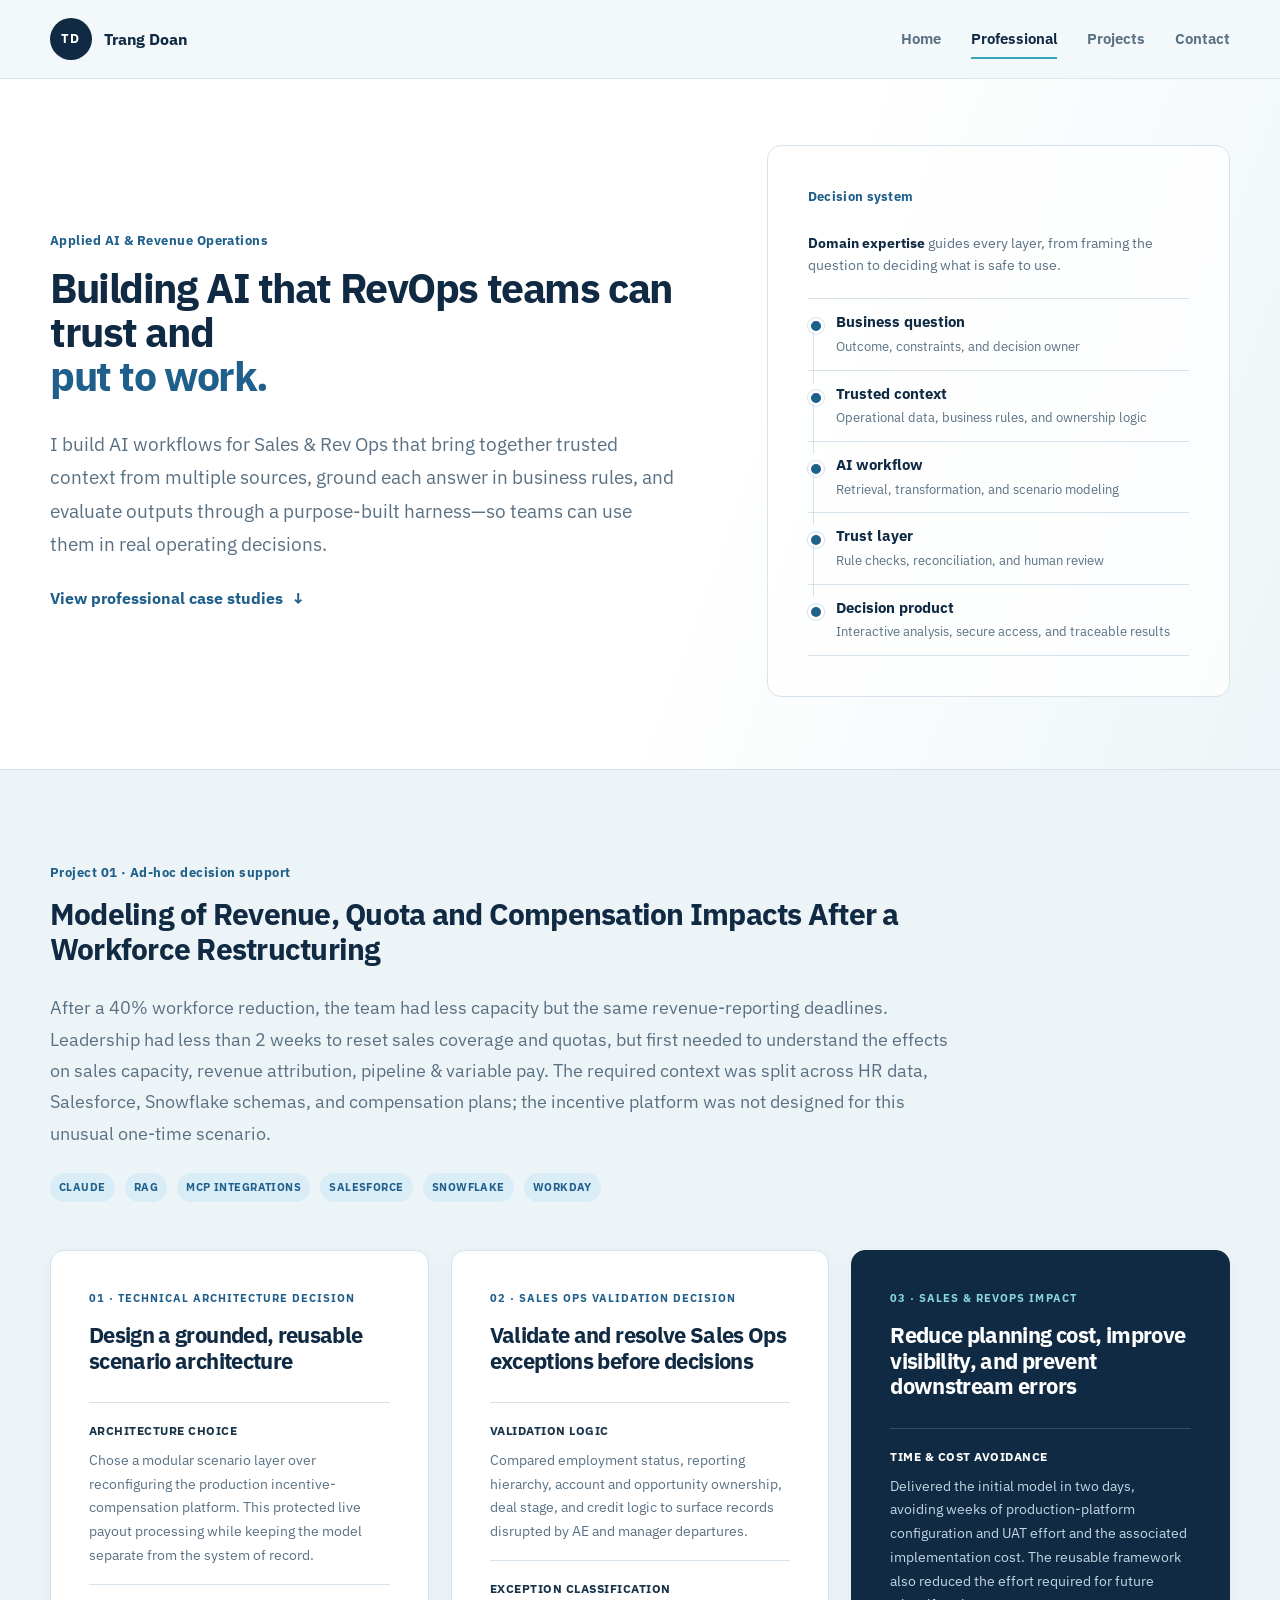
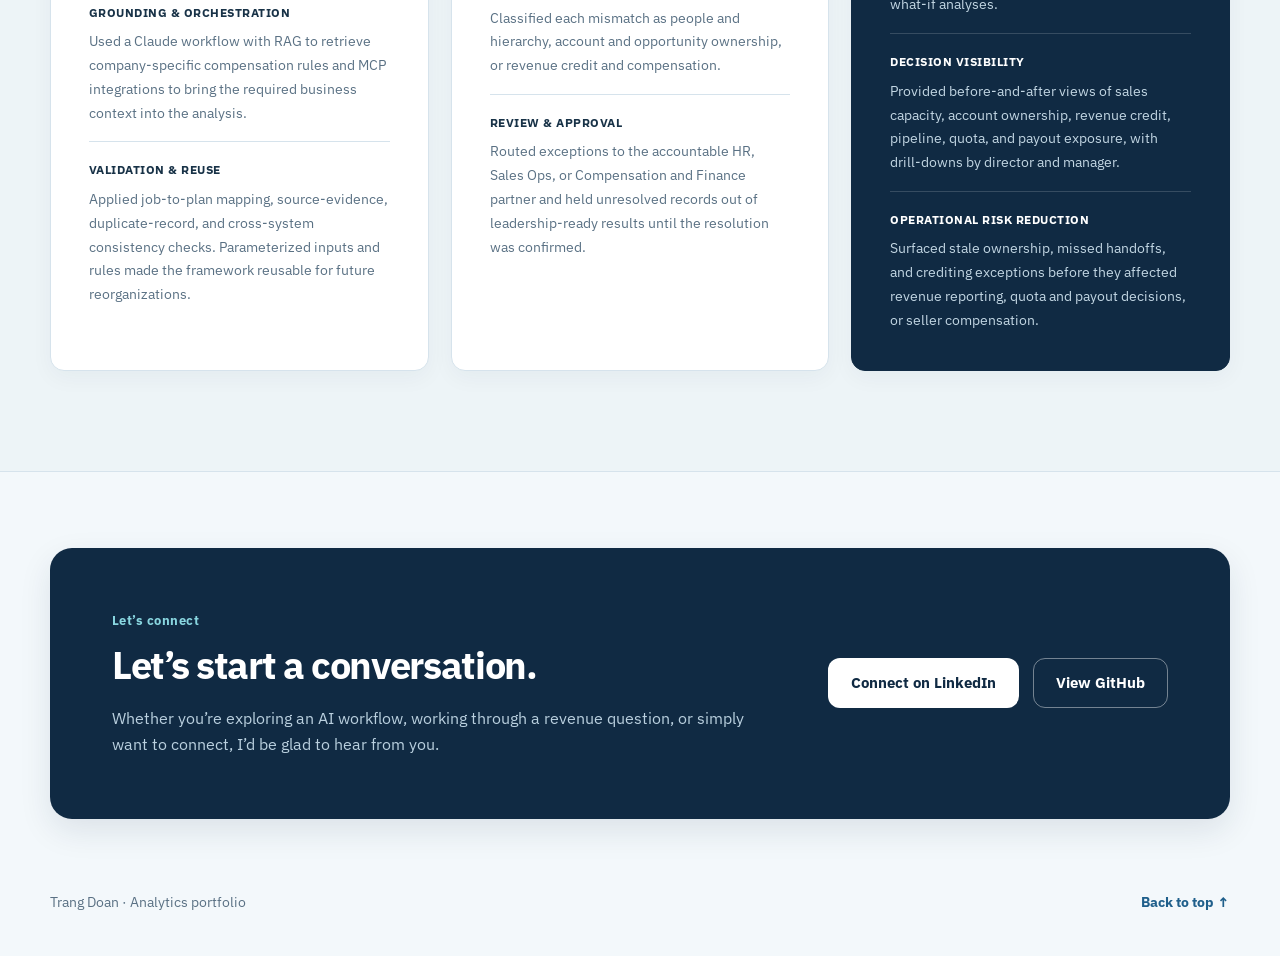
<file: work/index.html>
<!DOCTYPE html>
<html lang="en">
	<head>
		<meta charset="utf-8" />
		<meta name="viewport" content="width=device-width, initial-scale=1" />
		<meta name="description" content="Trang Doan's approach to applied AI in Sales and Revenue Operations, with a focus on grounded answers, workflow design, evaluation, and production readiness." />
		<title>Professional Work | Trang Doan</title>
		<link rel="canonical" href="https://ngtra14.github.io/work/" />
		<link rel="stylesheet" href="/assets/css/home.css" />
		<link rel="stylesheet" href="/assets/css/professional.css" />
	</head>
	<body id="top">
		<header class="site-header">
			<div class="nav-shell">
				<a class="brand" href="/" aria-label="Trang Doan, return to homepage">
					<span class="brand-mark" aria-hidden="true">TD</span>
					<span class="brand-name">Trang Doan</span>
				</a>
				<nav aria-label="Primary navigation">
					<a href="/">Home</a>
					<a href="#case-studies" aria-current="page">Professional</a>
					<a href="/projects/">Projects</a>
					<a href="#contact">Contact</a>
				</nav>
			</div>
		</header>

		<main>
			<section class="practice-hero" aria-labelledby="practice-title">
				<div class="practice-hero-shell">
					<div class="practice-hero-copy">
						<p class="section-kicker">Applied AI &amp; Revenue Operations</p>
						<h1 id="practice-title">Building AI that RevOps teams can trust and <span>put to work.</span></h1>
						<p>
							I build AI workflows for Sales & Rev Ops that bring together trusted context from multiple sources, ground each answer in business rules, and evaluate outputs through a purpose-built harness—so teams can use them in real operating decisions.
						</p>
						<a class="text-link" href="#case-studies">View professional case studies <span aria-hidden="true">↓</span></a>
					</div>

					<aside class="answer-system" aria-label="Trang's decision system for applied AI work">
						<p class="answer-system-title">Decision system</p>
						<p class="system-map-note"><strong>Domain expertise</strong> guides every layer, from framing the question to deciding what is safe to use.</p>
						<ol class="operating-principle">
							<li>
								<strong>Business question</strong>
								<span>Outcome, constraints, and decision owner</span>
							</li>
							<li>
								<strong>Trusted context</strong>
								<span>Operational data, business rules, and ownership logic</span>
							</li>
							<li>
								<strong>AI workflow</strong>
								<span>Retrieval, transformation, and scenario modeling</span>
							</li>
							<li>
								<strong>Trust layer</strong>
								<span>Rule checks, reconciliation, and human review</span>
							</li>
							<li>
								<strong>Decision product</strong>
								<span>Interactive analysis, secure access, and traceable results</span>
							</li>
						</ol>
					</aside>
				</div>
			</section>

			<section id="case-studies" class="case-study-space" aria-label="Professional case studies">
				<article id="workforce-restructuring" class="work-case-study" aria-labelledby="project-01-title">
					<header class="case-study-header">
						<p class="section-kicker">Project 01 · Ad-hoc decision support</p>
						<h2 id="project-01-title">Modeling of Revenue, Quota and Compensation Impacts After a Workforce Restructuring</h2>
						<p>
							After a 40% workforce reduction, the team had less capacity but the same revenue-reporting deadlines. Leadership had less than 2 weeks to
							reset sales coverage and quotas, but first needed to understand the effects on sales capacity,
							revenue attribution, pipeline & variable pay. The required context was split across
							HR data, Salesforce, Snowflake schemas, and compensation plans; the incentive platform was not
							designed for this unusual one-time scenario.
						</p>
						<ul class="tag-list case-study-tech" aria-label="Technology and systems used">
							<li>Claude</li>
							<li>RAG</li>
							<li>MCP integrations</li>
							<li>Salesforce</li>
							<li>Snowflake</li>
							<li>Workday</li>
						</ul>
					</header>

					<div class="case-study-parts">
						<section class="case-study-part" aria-labelledby="technical-decisions-title">
							<p class="part-label">01 · Technical architecture decision</p>
							<h3 id="technical-decisions-title">Design a grounded, reusable scenario architecture</h3>
							<dl>
								<div>
									<dt>Architecture choice</dt>
									<dd>Chose a modular scenario layer over reconfiguring the production incentive-compensation platform. This protected live payout processing while keeping the model separate from the system of record.</dd>
								</div>
								<div>
									<dt>Grounding &amp; orchestration</dt>
									<dd>Used a Claude workflow with RAG to retrieve company-specific compensation rules and MCP integrations to bring the required business context into the analysis.</dd>
								</div>
								<div>
									<dt>Validation &amp; reuse</dt>
									<dd>Applied job-to-plan mapping, source-evidence, duplicate-record, and cross-system consistency checks. Parameterized inputs and rules made the framework reusable for future reorganizations.</dd>
								</div>
							</dl>
						</section>

						<section class="case-study-part" aria-labelledby="domain-decisions-title">
							<p class="part-label">02 · Sales Ops validation decision</p>
							<h3 id="domain-decisions-title">Validate and resolve Sales Ops exceptions before decisions</h3>
							<dl>
								<div>
									<dt>Validation logic</dt>
									<dd>Compared employment status, reporting hierarchy, account and opportunity ownership, deal stage, and credit logic to surface records disrupted by AE and manager departures.</dd>
								</div>
								<div>
									<dt>Exception classification</dt>
									<dd>Classified each mismatch as people and hierarchy, account and opportunity ownership, or revenue credit and compensation.</dd>
								</div>
								<div>
									<dt>Review &amp; approval</dt>
									<dd>Routed exceptions to the accountable HR, Sales Ops, or Compensation and Finance partner and held unresolved records out of leadership-ready results until the resolution was confirmed.</dd>
								</div>
							</dl>
						</section>

						<section class="case-study-part case-study-part-impact" aria-labelledby="case-impact-title">
							<p class="part-label">03 · Sales &amp; RevOps impact</p>
							<h3 id="case-impact-title">Reduce planning cost, improve visibility, and prevent downstream errors</h3>
							<dl>
								<div>
									<dt>Time &amp; cost avoidance</dt>
									<dd>Delivered the initial model in two days, avoiding weeks of production-platform configuration and UAT effort and the associated implementation cost. The reusable framework also reduced the effort required for future what-if analyses.</dd>
								</div>
								<div>
									<dt>Decision visibility</dt>
									<dd>Provided before-and-after views of sales capacity, account ownership, revenue credit, pipeline, quota, and payout exposure, with drill-downs by director and manager.</dd>
								</div>
								<div>
									<dt>Operational risk reduction</dt>
									<dd>Surfaced stale ownership, missed handoffs, and crediting exceptions before they affected revenue reporting, quota and payout decisions, or seller compensation.</dd>
								</div>
							</dl>
						</section>
					</div>
				</article>
			</section>

			<section id="contact" class="contact-panel" aria-labelledby="contact-title">
				<div>
					<p class="section-kicker">Let’s connect</p>
					<h2 id="contact-title">Let’s start a conversation.</h2>
					<p>Whether you’re exploring an AI workflow, working through a revenue question, or simply want to connect, I’d be glad to hear from you.</p>
				</div>
				<div class="contact-actions">
					<a class="button button-light" href="https://www.linkedin.com/in/ngtra14/" target="_blank" rel="noopener noreferrer">Connect on LinkedIn</a>
					<a class="button button-ghost" href="https://github.com/ngtra14" target="_blank" rel="noopener noreferrer">View GitHub</a>
				</div>
			</section>
		</main>

		<footer class="site-footer">
			<p>Trang Doan · Analytics portfolio</p>
			<a href="#top">Back to top ↑</a>
		</footer>
	</body>
</html>
</file>
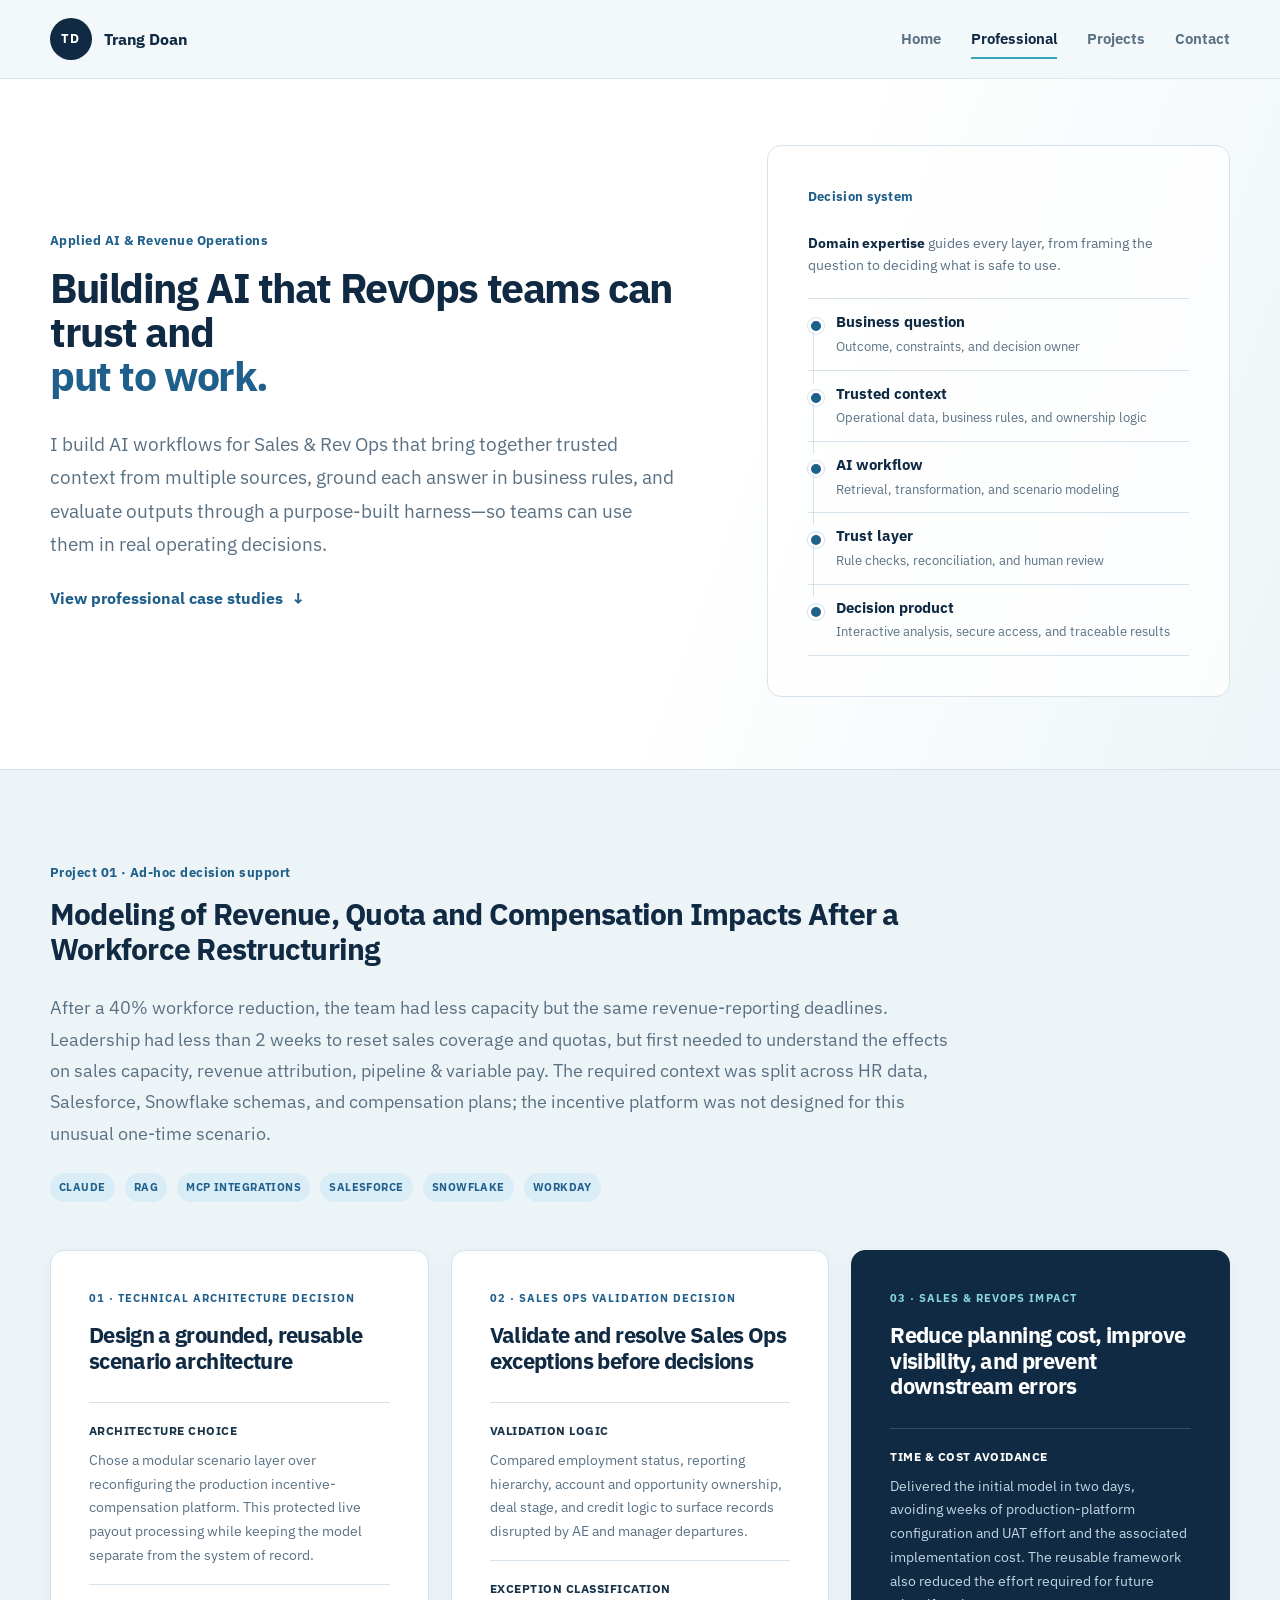
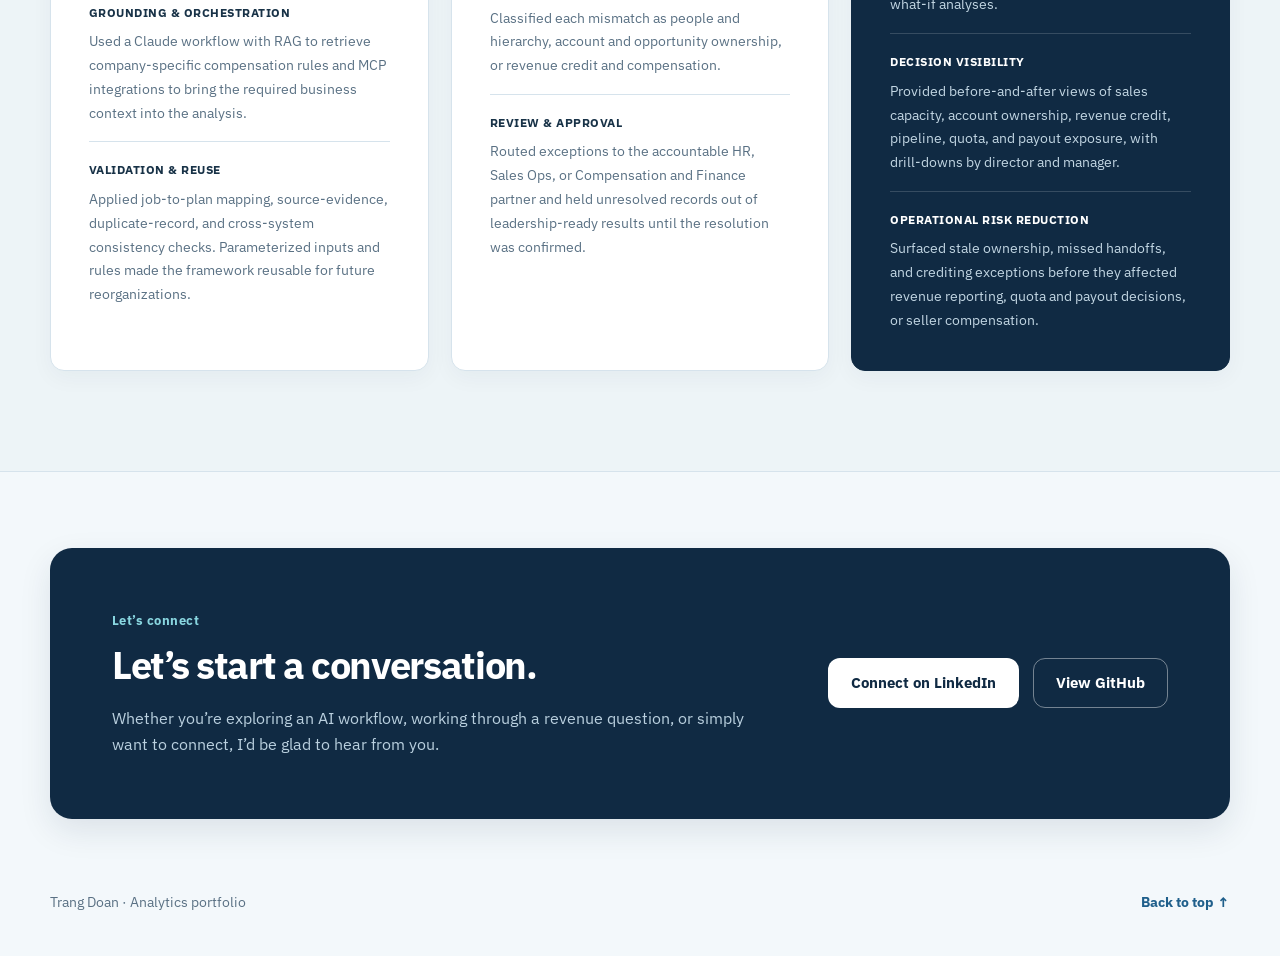
<file: professional_work.html>
<!DOCTYPE html>
<html lang="en">
	<head>
		<meta charset="utf-8" />
		<meta name="viewport" content="width=device-width, initial-scale=1" />
		<title>Redirecting to professional work | Trang Doan</title>
		<meta http-equiv="refresh" content="0; url=/work/" />
		<link rel="canonical" href="https://ngtra14.github.io/work/" />
		<script>
			window.location.replace('/work/' + window.location.hash);
		</script>
	</head>
	<body>
		<p>This page has moved to <a href="/work/">Professional Work</a>.</p>
	</body>
</html>
</file>
<file: assets/css/home.css>
@import url("https://fonts.googleapis.com/css2?family=IBM+Plex+Sans:wght@400;500;600;700&display=swap");

:root {
	--navy: #102a43;
	--navy-deep: #081d31;
	--blue: #1f5f8b;
	--cyan: #37a6b8;
	--sky: #d9edf7;
	--mist: #f3f8fb;
	--white: #ffffff;
	--gold: #e9ad4e;
	--ink: #183247;
	--muted: #5a7184;
	--line: #d6e3ec;
	--shadow: 0 16px 40px rgba(16, 42, 67, 0.1);
	--radius-lg: 22px;
	--radius-md: 14px;
}

* {
	box-sizing: border-box;
}

html {
	scroll-behavior: smooth;
}

body {
	margin: 0;
	background: var(--mist);
	color: var(--ink);
	font-family: "IBM Plex Sans", ui-sans-serif, system-ui, -apple-system, BlinkMacSystemFont, "Segoe UI", sans-serif;
	font-size: 16px;
	line-height: 1.65;
}

img {
	display: block;
	max-width: 100%;
}

a {
	color: inherit;
}

a:focus-visible {
	outline: 3px solid var(--gold);
	outline-offset: 4px;
}

.site-header {
	position: sticky;
	top: 0;
	z-index: 20;
	border-bottom: 1px solid rgba(214, 227, 236, 0.8);
	background: rgba(243, 248, 251, 0.9);
	backdrop-filter: blur(16px);
}

.nav-shell {
	display: flex;
	align-items: center;
	justify-content: space-between;
	width: min(1180px, calc(100% - 40px));
	min-height: 78px;
	margin: 0 auto;
}

.brand {
	display: inline-flex;
	align-items: center;
	gap: 12px;
	font-weight: 700;
	text-decoration: none;
}

.brand-mark {
	display: grid;
	width: 42px;
	height: 42px;
	place-items: center;
	border-radius: 50%;
	background: var(--navy);
	color: var(--white);
	font-size: 0.82rem;
	letter-spacing: 0.08em;
}

.brand-name {
	color: var(--navy);
	letter-spacing: -0.01em;
}

nav {
	display: flex;
	align-items: center;
	gap: 30px;
}

nav a {
	position: relative;
	color: var(--muted);
	font-size: 0.92rem;
	font-weight: 650;
	text-decoration: none;
}

nav a::after {
	position: absolute;
	right: 0;
	bottom: -8px;
	left: 0;
	height: 2px;
	background: var(--cyan);
	content: "";
	transform: scaleX(0);
	transform-origin: left;
	transition: transform 180ms ease;
}

nav a:hover {
	color: var(--navy);
}

nav a:hover::after {
	transform: scaleX(1);
}

.hero {
	display: grid;
	grid-template-columns: minmax(0, 1fr) 330px;
	align-items: start;
	gap: clamp(32px, 3vw, 48px);
	width: min(1180px, calc(100% - 40px));
	min-height: 610px;
	margin: 0 auto;
	padding: 68px 0 80px;
}

.eyebrow,
.section-kicker {
	margin: 0 0 14px;
	color: var(--blue);
	font-size: 0.82rem;
	font-weight: 700;
	letter-spacing: 0.035em;
}

.hero h1 {
	max-width: 850px;
	margin: 0;
	color: var(--navy);
	font-size: clamp(3rem, 5vw, 4.35rem);
	font-weight: 700;
	letter-spacing: -0.055em;
	line-height: 1.01;
}

.hero h1 span {
	display: block;
	color: var(--blue);
}

.hero-lede {
	max-width: 670px;
	margin: 30px 0 0;
	color: var(--muted);
	font-size: clamp(1.05rem, 1.5vw, 1.28rem);
	line-height: 1.75;
}

.tag-list {
	display: flex;
	flex-wrap: wrap;
	gap: 10px;
	margin: 28px 0 0;
	padding: 0;
	list-style: none;
}

.hero-actions,
.contact-actions {
	display: flex;
	flex-wrap: wrap;
	gap: 14px;
	margin-top: 34px;
}

.button {
	display: inline-flex;
	min-height: 50px;
	align-items: center;
	justify-content: center;
	padding: 0 22px;
	border: 1px solid transparent;
	border-radius: 12px;
	font-size: 0.92rem;
	font-weight: 700;
	text-decoration: none;
	transition: transform 180ms ease, box-shadow 180ms ease, background-color 180ms ease;
}

.button:hover {
	transform: translateY(-2px);
}

.button-primary {
	background: var(--navy);
	box-shadow: 0 12px 28px rgba(16, 42, 67, 0.2);
	color: var(--white);
}

.button-primary:hover {
	background: var(--blue);
}

.button-secondary {
	border-color: #9ab1c2;
	background: transparent;
	color: var(--navy);
}

.button-secondary:hover {
	border-color: var(--navy);
	background: var(--white);
}

.hero-visual {
	position: relative;
	display: grid;
	width: min(78vw, 330px);
	aspect-ratio: 1;
	justify-self: end;
	margin-top: 48px;
	place-items: center;
}

.portrait-frame {
	position: relative;
	z-index: 2;
	width: 88%;
	aspect-ratio: 1;
	overflow: hidden;
	padding: 12px;
	border: 1px solid rgba(214, 227, 236, 0.95);
	border-radius: 44% 56% 50% 50% / 48% 42% 58% 52%;
	background: linear-gradient(145deg, var(--white), var(--sky));
	box-shadow: var(--shadow);
}

.portrait-frame img {
	width: 100%;
	height: 100%;
	border-radius: inherit;
	object-fit: cover;
	object-position: center 42%;
}

.visual-orbit {
	position: absolute;
	inset: 0;
	width: 100%;
	height: 100%;
	border: 1px solid rgba(31, 95, 139, 0.2);
	border-radius: 50%;
}

.visual-orbit::before,
.visual-orbit::after {
	position: absolute;
	border-radius: 50%;
	content: "";
}

.visual-orbit::before {
	top: 34px;
	right: 42px;
	width: 16px;
	height: 16px;
	background: var(--gold);
}

.visual-orbit::after {
	bottom: 42px;
	left: 22px;
	width: 12px;
	height: 12px;
	background: var(--cyan);
}

.hero-poc-page {
	background: var(--mist);
}

.poc-hero {
	border-bottom: 1px solid var(--line);
	background: linear-gradient(110deg, var(--white) 0%, var(--white) 58%, var(--mist) 100%);
}

.poc-hero-shell {
	display: grid;
	grid-template-columns: minmax(0, 1.35fr) minmax(288px, 0.65fr);
	align-items: center;
	gap: clamp(34px, 5vw, 58px);
	width: min(1180px, calc(100% - 40px));
	min-height: 530px;
	margin: 0 auto;
	padding: 58px 0 64px;
}

.poc-hero-copy {
	max-width: 720px;
}

.poc-hero h1 {
	max-width: 720px;
	margin: 0;
	color: var(--navy);
	font-size: clamp(2.55rem, 3.55vw, 3.35rem);
	font-weight: 700;
	letter-spacing: -0.042em;
	line-height: 1.04;
}

.poc-hero h1 span {
	display: block;
	color: var(--blue);
}

.poc-introduction {
	max-width: 660px;
	margin-top: 24px;
}

.poc-introduction p {
	margin: 0;
	color: var(--muted);
	font-size: 1.04rem;
	line-height: 1.72;
}

.poc-introduction p + p {
	margin-top: 10px;
}

.poc-profile {
	align-self: start;
	justify-self: end;
	width: min(100%, 288px);
	aspect-ratio: 1;
	margin: 50px 0 0;
}

.poc-profile img {
	width: 100%;
	height: 100%;
	border: 1px solid rgba(31, 95, 139, 0.16);
	border-radius: 50%;
	background: var(--white);
	box-shadow: 0 14px 34px rgba(16, 42, 67, 0.1);
	object-fit: cover;
	object-position: center 42%;
}

.section {
	width: min(1180px, calc(100% - 40px));
	margin: 0 auto;
	padding: 112px 0;
}

.section h2,
.contact-panel h2 {
	margin: 0;
	color: var(--navy);
	font-size: clamp(1.85rem, 3vw, 2.75rem);
	letter-spacing: -0.035em;
	line-height: 1.08;
}

.section-heading {
	max-width: 720px;
	margin-bottom: 44px;
}

.section-heading > p:last-child {
	margin: 20px 0 0;
	color: var(--muted);
}

.heading-row {
	display: flex;
	max-width: none;
	align-items: end;
	justify-content: space-between;
	gap: 30px;
}

.heading-row > div {
	max-width: 760px;
}

.project-card h3 {
	margin: 0;
	color: var(--navy);
	font-size: 1.35rem;
	letter-spacing: -0.025em;
}

.text-link {
	display: inline-flex;
	align-items: center;
	gap: 8px;
	color: var(--blue);
	font-weight: 700;
	text-decoration: none;
}

.text-link span {
	transition: transform 180ms ease;
}

.text-link:hover span {
	transform: translateX(4px);
}

.project-grid {
	display: grid;
	grid-template-columns: repeat(3, minmax(0, 1fr));
	gap: 22px;
}

.project-card {
	display: flex;
	min-width: 0;
	flex-direction: column;
	overflow: hidden;
	border: 1px solid var(--line);
	border-radius: var(--radius-md);
	background: var(--white);
	box-shadow: 0 8px 24px rgba(16, 42, 67, 0.055);
	transition: transform 200ms ease, box-shadow 200ms ease;
}

.project-card:hover {
	box-shadow: var(--shadow);
	transform: translateY(-3px);
}

.project-image {
	display: block;
	overflow: hidden;
	aspect-ratio: 3 / 2;
	background: var(--sky);
}

.project-image img {
	width: 100%;
	height: 100%;
	object-fit: cover;
	transition: transform 300ms ease;
}

.project-card:hover .project-image img {
	transform: scale(1.035);
}

.project-body {
	display: flex;
	flex: 1;
	flex-direction: column;
	align-items: flex-start;
	padding: 27px;
}

.tag-list {
	margin: 0 0 18px;
}

.tag-list li {
	padding: 5px 9px;
	border-radius: 999px;
	background: var(--sky);
	color: var(--blue);
	font-size: 0.7rem;
	font-weight: 700;
	letter-spacing: 0.04em;
	text-transform: uppercase;
}

.project-body p {
	margin: 14px 0 24px;
	color: var(--muted);
}

.project-body .text-link {
	margin-top: auto;
}

.professional-preview {
	padding-top: 82px;
	padding-bottom: 24px;
}

.professional-preview .section-heading {
	margin-bottom: 44px;
}

.professional-preview .section-intro {
	max-width: 720px;
	margin: 20px 0 0;
	color: var(--muted);
	font-size: 1.05rem;
}

.professional-project-grid {
	display: grid;
	grid-template-columns: repeat(3, minmax(0, 1fr));
	gap: 22px;
}

.professional-project-grid:has(.professional-home-card:only-child) {
	grid-template-columns: 1fr;
}

.professional-project-grid:has(.professional-home-card:nth-child(2):last-child) {
	grid-template-columns: repeat(2, minmax(0, 1fr));
}

.professional-home-card {
	display: flex;
	min-width: 0;
	flex-direction: column;
	overflow: hidden;
	border: 1px solid var(--line);
	border-radius: var(--radius-md);
	background: var(--white);
	box-shadow: 0 8px 24px rgba(16, 42, 67, 0.06);
	transition: transform 200ms ease, box-shadow 200ms ease;
}

.professional-home-card:hover {
	box-shadow: var(--shadow);
	transform: translateY(-3px);
}

.professional-home-card:only-child {
	display: grid;
	grid-template-columns: minmax(280px, 0.78fr) minmax(0, 1.22fr);
}

.professional-card-visual {
	display: flex;
	min-height: 250px;
	flex-direction: column;
	justify-content: space-between;
	padding: 28px;
	background: var(--navy);
	color: var(--white);
}

.professional-card-visual > p {
	max-width: 260px;
	margin: 0;
	color: #bcd4e2;
	font-size: 0.8rem;
	font-weight: 600;
	letter-spacing: 0.025em;
	line-height: 1.45;
}

.professional-card-visual > div {
	display: grid;
}

.professional-card-visual span,
.professional-card-visual small {
	color: #bcd4e2;
	font-size: 0.78rem;
}

.professional-card-visual strong {
	margin: 2px 0 4px;
	font-size: clamp(2.6rem, 4vw, 3.5rem);
	letter-spacing: -0.05em;
	line-height: 1;
}

.professional-home-card-body {
	display: flex;
	flex: 1;
	flex-direction: column;
	align-items: flex-start;
	padding: 27px;
}

.professional-home-card-body h3 {
	margin: 0;
	color: var(--navy);
	font-size: 1.35rem;
	letter-spacing: -0.025em;
	line-height: 1.25;
}

.professional-home-card-body > p {
	margin: 14px 0 24px;
	color: var(--muted);
}

.professional-home-card-body .text-link {
	margin-top: auto;
}

.contact-panel {
	display: grid;
	grid-template-columns: minmax(0, 1.25fr) auto;
	align-items: center;
	gap: 50px;
	width: min(1180px, calc(100% - 40px));
	margin: 0 auto 72px;
	padding: 62px;
	border-radius: var(--radius-lg);
	background: var(--navy);
	box-shadow: 0 12px 32px rgba(16, 42, 67, 0.1);
}

.contact-panel .section-kicker {
	color: #88d5df;
}

.contact-panel h2 {
	max-width: 760px;
	color: var(--white);
	font-size: clamp(1.8rem, 3vw, 2.7rem);
}

.contact-panel p:not(.section-kicker) {
	margin: 18px 0 0;
	color: #bad0df;
}

.contact-actions {
	justify-content: flex-end;
	margin-top: 0;
}

.button-light {
	background: var(--white);
	color: var(--navy);
}

.button-ghost {
	border-color: rgba(255, 255, 255, 0.42);
	color: var(--white);
}

.button-ghost:hover {
	background: rgba(255, 255, 255, 0.1);
}

.site-footer {
	display: flex;
	align-items: center;
	justify-content: space-between;
	width: min(1180px, calc(100% - 40px));
	margin: 0 auto;
	padding: 0 0 42px;
	color: var(--muted);
	font-size: 0.85rem;
}

.site-footer p {
	margin: 0;
}

.site-footer a {
	color: var(--blue);
	font-weight: 700;
	text-decoration: none;
}

@media (max-width: 960px) {
	.poc-hero-shell {
		grid-template-columns: 1fr;
		gap: 40px;
	}

	.poc-profile {
		align-self: auto;
		justify-self: center;
		margin-top: 0;
	}

	.hero {
		grid-template-columns: 1fr;
		gap: 24px;
		padding-top: 68px;
	}

	.hero-copy {
		max-width: 760px;
	}

	.hero-visual {
		justify-self: center;
		margin-top: 8px;
	}

	.project-grid {
		grid-template-columns: repeat(2, minmax(0, 1fr));
	}

	.professional-project-grid {
		grid-template-columns: repeat(2, minmax(0, 1fr));
	}

	.project-card:last-child {
		grid-column: 1 / -1;
		width: calc(50% - 11px);
	}

	.contact-panel {
		grid-template-columns: 1fr;
	}

	.contact-actions {
		justify-content: flex-start;
	}
}

@media (max-width: 720px) {
	.nav-shell {
		align-items: flex-start;
		flex-direction: column;
		gap: 14px;
		padding: 14px 0 16px;
	}

	nav {
		width: 100%;
		justify-content: space-between;
		gap: 12px;
	}

	nav a {
		font-size: 0.82rem;
	}

	.hero {
		min-height: 0;
		padding: 58px 0 74px;
	}

	.poc-hero-shell {
		min-height: 0;
		padding: 52px 0 62px;
	}

	.poc-hero h1 {
		font-size: clamp(2.25rem, 8.5vw, 2.85rem);
	}

	.poc-profile {
		width: min(100%, 250px);
	}

	.hero h1 {
		font-size: clamp(2.65rem, 11vw, 4rem);
	}

	.hero-visual {
		margin-top: 4px;
	}

	.section {
		padding-top: 78px;
		padding-bottom: 78px;
	}

	.heading-row {
		align-items: flex-start;
		flex-direction: column;
	}

	.project-grid {
		grid-template-columns: 1fr;
	}

	.professional-project-grid {
		grid-template-columns: 1fr;
	}

	.professional-home-card:only-child {
		grid-template-columns: 1fr;
	}

	.project-card:last-child {
		grid-column: auto;
		width: auto;
	}

	.contact-panel {
		padding: 42px 28px;
	}

	.professional-preview {
		padding-top: 78px;
		padding-bottom: 0;
	}
}

@media (max-width: 480px) {
	.nav-shell,
	.hero,
	.section,
	.contact-panel,
	.site-footer {
		width: min(1180px, calc(100% - 28px));
	}

	.poc-hero-shell {
		width: min(1180px, calc(100% - 28px));
	}

	.poc-introduction p {
		font-size: 1rem;
	}

	.poc-profile {
		width: min(100%, 230px);
	}

	.brand-name {
		display: none;
	}

	.nav-shell {
		align-items: center;
		flex-direction: row;
	}

	nav {
		width: auto;
		gap: 14px;
	}

	nav a {
		font-size: 0.76rem;
	}

	.hero-lede {
		font-size: 1rem;
	}

	.hero-actions,
	.contact-actions {
		align-items: stretch;
		flex-direction: column;
	}

	.button {
		width: 100%;
	}

	.site-footer {
		align-items: flex-start;
		flex-direction: column;
		gap: 10px;
	}
}

@media (prefers-reduced-motion: reduce) {
	html {
		scroll-behavior: auto;
	}

	*,
	*::before,
	*::after {
		scroll-behavior: auto !important;
		transition-duration: 0.01ms !important;
	}
}
</file>
<file: assets/css/professional.css>
nav a[aria-current="page"] {
	color: var(--navy);
}

nav a[aria-current="page"]::after {
	transform: scaleX(1);
}

.practice-hero {
	border-bottom: 1px solid var(--line);
	background: linear-gradient(110deg, var(--white) 0%, var(--white) 57%, #edf5f8 100%);
}

.practice-hero-shell {
	display: grid;
	grid-template-columns: minmax(0, 1.15fr) minmax(320px, 0.85fr);
	align-items: center;
	gap: clamp(44px, 7vw, 92px);
	width: min(1180px, calc(100% - 40px));
	min-height: 570px;
	margin: 0 auto;
	padding: 66px 0 72px;
}

.practice-hero h1 {
	max-width: 760px;
	margin: 0;
	color: var(--navy);
	font-size: clamp(2.35rem, 3.2vw, 3.1rem);
	font-weight: 700;
	letter-spacing: -0.035em;
	line-height: 1.08;
}

.practice-hero h1 span {
	display: block;
	color: var(--blue);
}

.practice-hero-copy > p:not(.section-kicker) {
	max-width: 720px;
	margin: 28px 0 24px;
	color: var(--muted);
	font-size: clamp(1.05rem, 1.5vw, 1.22rem);
	line-height: 1.75;
}

.answer-system {
	padding: clamp(28px, 3.5vw, 40px);
	border: 1px solid var(--line);
	border-radius: var(--radius-md);
	background: rgba(255, 255, 255, 0.78);
}

.answer-system-title {
	margin: 0 0 24px;
	color: var(--blue);
	font-size: 0.82rem;
	font-weight: 700;
	letter-spacing: 0.025em;
}

.system-map-note {
	margin: 0 0 22px;
	color: var(--muted);
	font-size: 0.9rem;
	line-height: 1.55;
}

.system-map-note strong {
	color: var(--navy);
}

.operating-principle {
	display: grid;
	gap: 0;
	margin: 0;
	padding: 0;
	list-style: none;
}

.operating-principle li {
	position: relative;
	display: grid;
	gap: 4px;
	padding: 13px 0 13px 28px;
	border-top: 1px solid var(--line);
	color: var(--muted);
	font-size: 0.88rem;
	line-height: 1.4;
}

.operating-principle li:last-child {
	border-bottom: 1px solid var(--line);
}

.operating-principle li::before {
	position: absolute;
	top: 19px;
	left: 0;
	width: 10px;
	height: 10px;
	border: 3px solid var(--white);
	border-radius: 50%;
	background: var(--blue);
	box-shadow: 0 0 0 1px var(--line);
	content: "";
}

.operating-principle li:not(:last-child)::after {
	position: absolute;
	top: 31px;
	bottom: -13px;
	left: 5px;
	width: 1px;
	background: var(--line);
	content: "";
}

.operating-principle strong {
	color: var(--navy);
	font-size: 0.93rem;
	font-weight: 700;
}

.operating-principle span {
	color: var(--muted);
	font-size: 0.84rem;
	line-height: 1.45;
}

.case-study-space {
	margin-bottom: 76px;
	border-bottom: 1px solid var(--line);
	background: #edf4f7;
}

.work-case-study {
	width: min(1180px, calc(100% - 40px));
	margin: 0 auto;
	padding: 92px 0 100px;
	scroll-margin-top: 88px;
}

.work-case-study + .work-case-study {
	border-top: 1px solid var(--line);
}

.case-study-header {
	max-width: 920px;
}

.case-study-header h1,
.case-study-header h2 {
	margin: 0;
	color: var(--navy);
	font-size: clamp(1.8rem, 2.35vw, 2.25rem);
	letter-spacing: -0.025em;
	line-height: 1.16;
}

.case-study-header > p:last-of-type {
	margin: 25px 0 0;
	color: var(--muted);
	font-size: clamp(1rem, 1.4vw, 1.12rem);
	line-height: 1.75;
}

.case-study-tech {
	margin: 24px 0 0;
}

.case-study-parts {
	display: grid;
	grid-template-columns: repeat(3, minmax(0, 1fr));
	align-items: stretch;
	gap: 22px;
	margin-top: 48px;
}

.case-study-part {
	padding: clamp(28px, 3.2vw, 38px);
	border: 1px solid var(--line);
	border-radius: var(--radius-md);
	background: var(--white);
	box-shadow: 0 7px 22px rgba(16, 42, 67, 0.045);
}

.part-label {
	margin: 0 0 16px;
	color: var(--blue);
	font-size: 0.7rem;
	font-weight: 700;
	letter-spacing: 0.09em;
	text-transform: uppercase;
}

.case-study-part h2,
.case-study-part h3 {
	margin: 0;
	color: var(--navy);
	font-size: clamp(1.3rem, 1.7vw, 1.55rem);
	letter-spacing: -0.03em;
	line-height: 1.18;
}

.case-study-part dl {
	margin: 28px 0 0;
}

.case-study-part dl div {
	padding: 17px 0;
	border-top: 1px solid var(--line);
}

.case-study-part dl div:last-child {
	padding-bottom: 0;
}

.case-study-part dt {
	color: var(--ink);
	font-size: 0.78rem;
	font-weight: 700;
	letter-spacing: 0.04em;
	text-transform: uppercase;
}

.case-study-part dd {
	margin: 7px 0 0;
	color: var(--muted);
	font-size: 0.9rem;
	line-height: 1.65;
}

.case-study-part-impact {
	border-color: var(--navy);
	background: var(--navy);
}

.case-study-part-impact .part-label {
	color: #88d5df;
}

.case-study-part-impact h2,
.case-study-part-impact h3,
.case-study-part-impact dt {
	color: var(--white);
}

.case-study-part-impact dl div {
	border-color: rgba(255, 255, 255, 0.16);
}

.case-study-part-impact dd {
	color: #c2d6e3;
}

.case-study-back {
	margin-bottom: 34px;
}

.case-study-detail .work-case-study {
	padding-top: 60px;
}

@media (max-width: 900px) {
	.practice-hero-shell {
		grid-template-columns: 1fr;
	}

	.practice-hero-copy {
		max-width: 780px;
	}

	.answer-system {
		width: min(100%, 580px);
	}

	.case-study-parts {
		grid-template-columns: 1fr;
	}

	.case-study-part {
		padding: 34px;
	}

	.case-study-part h2,
	.case-study-part h3 {
		max-width: 700px;
	}

	.case-study-part dl {
		display: grid;
		grid-template-columns: repeat(3, minmax(0, 1fr));
		gap: 18px;
	}

	.case-study-part dl div,
	.case-study-part dl div:last-child {
		padding: 17px 0 0;
	}
}

@media (max-width: 720px) {
	.practice-hero-shell {
		min-height: 0;
		padding: 64px 0 70px;
	}

	.practice-hero h1 {
		font-size: clamp(2.2rem, 8.5vw, 2.75rem);
	}

	.case-study-space {
		margin-bottom: 60px;
	}

	.work-case-study {
		padding: 68px 0 76px;
	}

	.case-study-parts {
		margin-top: 38px;
	}

	.case-study-part dl {
		display: block;
	}

	.case-study-part dl div,
	.case-study-part dl div:last-child {
		padding: 17px 0;
	}

}

@media (max-width: 480px) {
	.practice-hero-shell,
	.work-case-study {
		width: min(1180px, calc(100% - 28px));
	}

	.answer-system,
	.case-study-part {
		padding: 26px 22px;
	}
}
</file>
